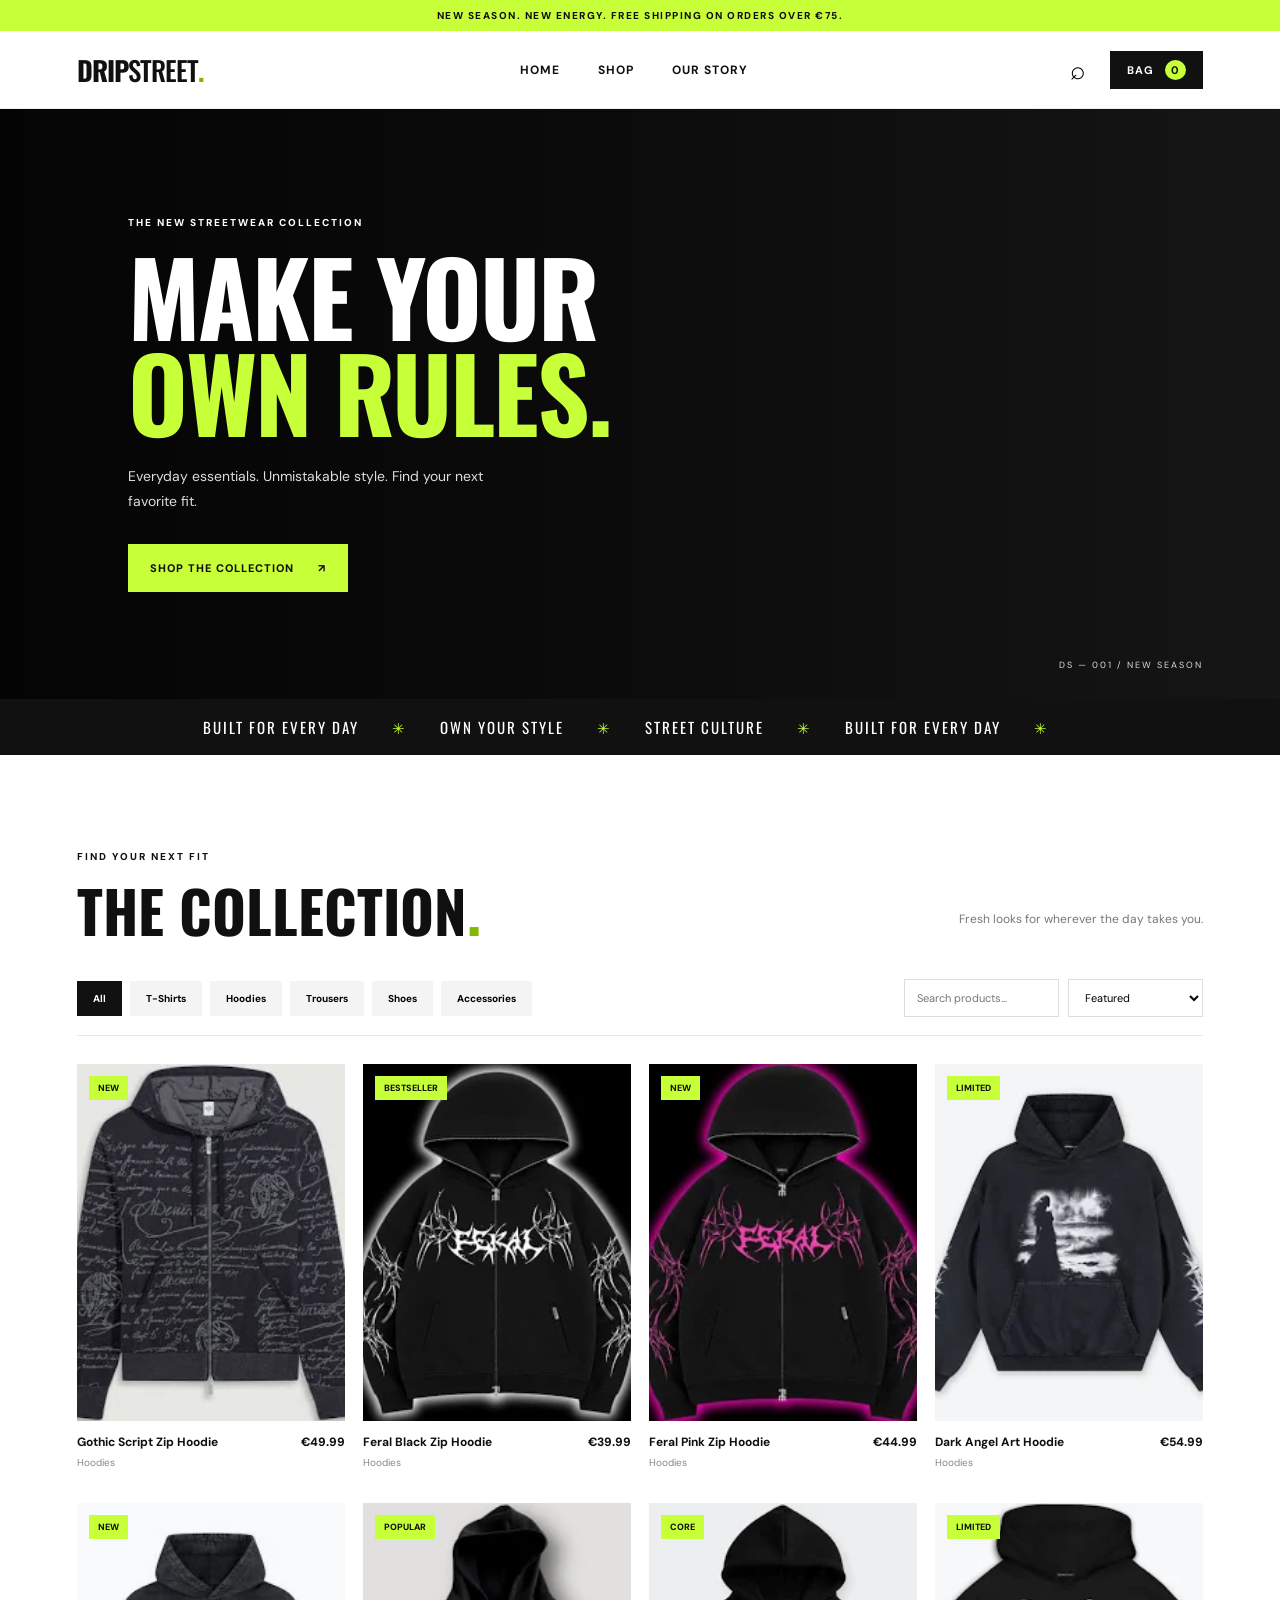
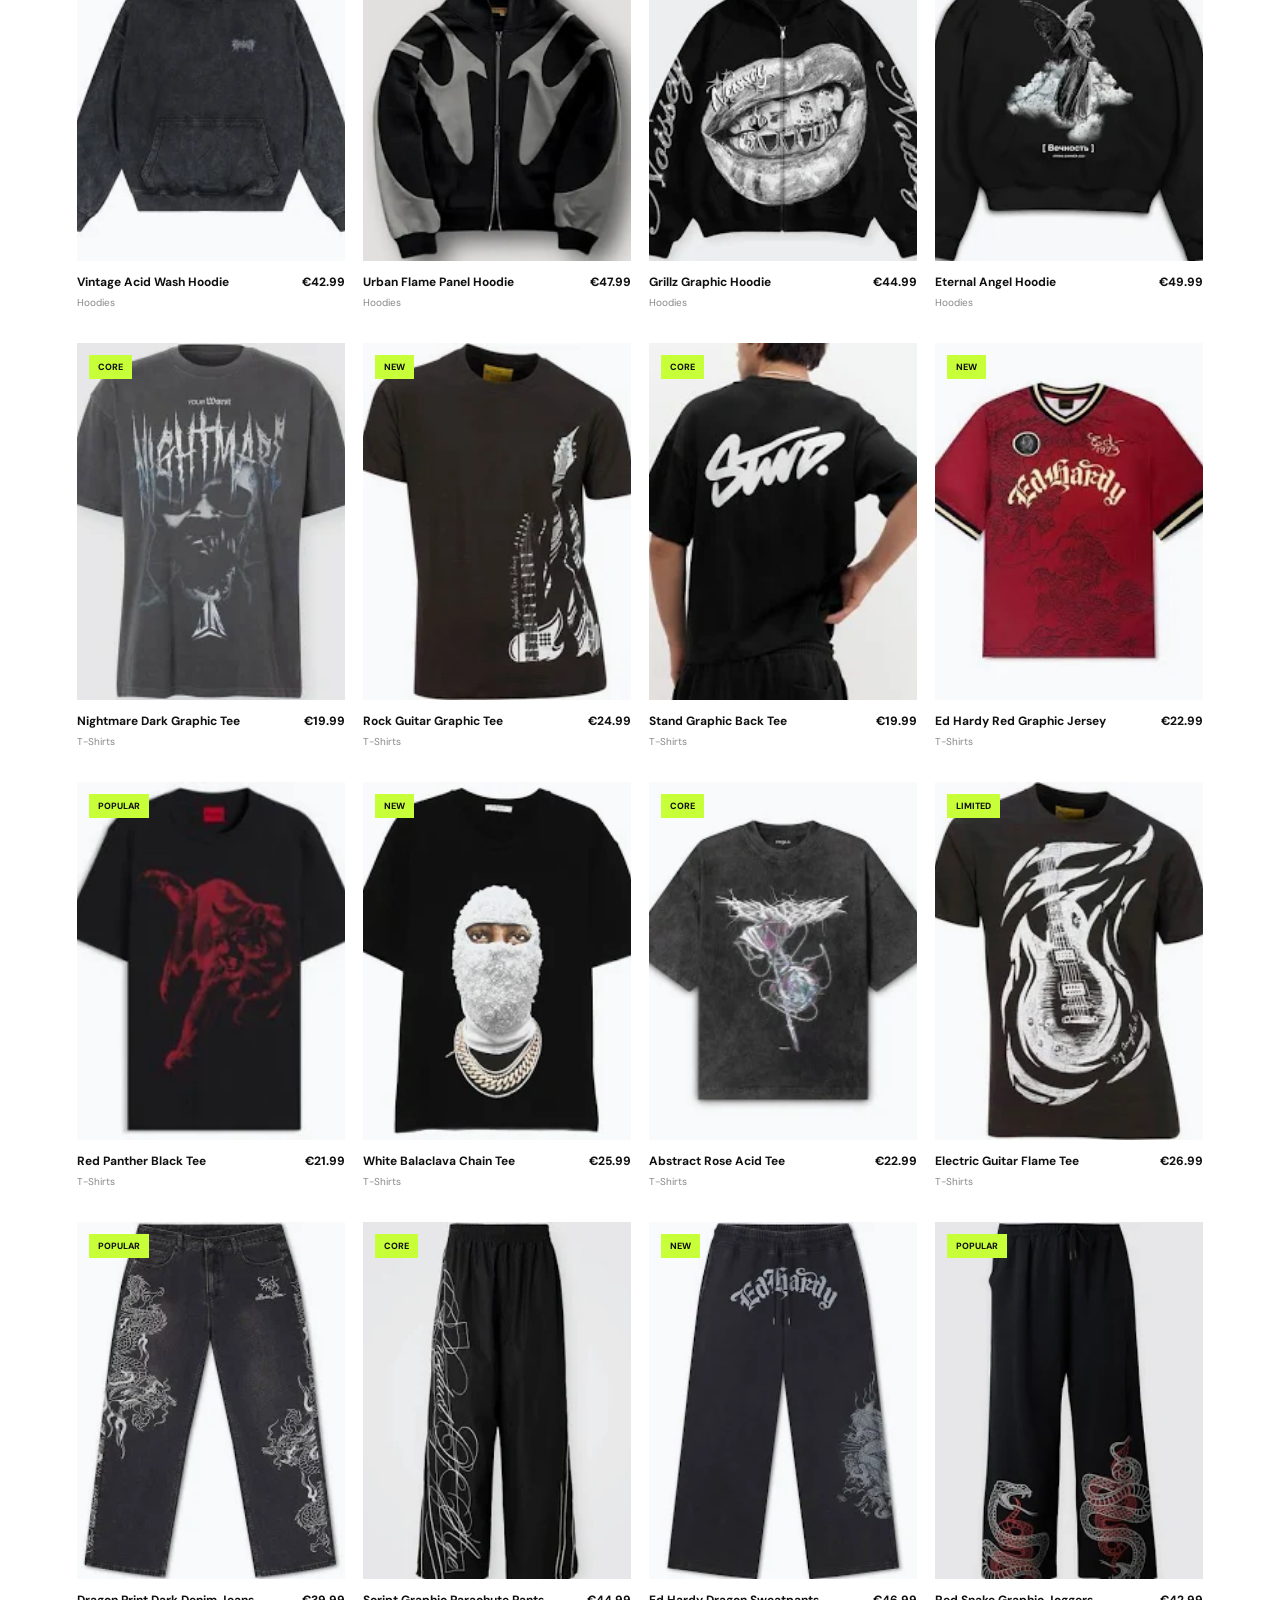
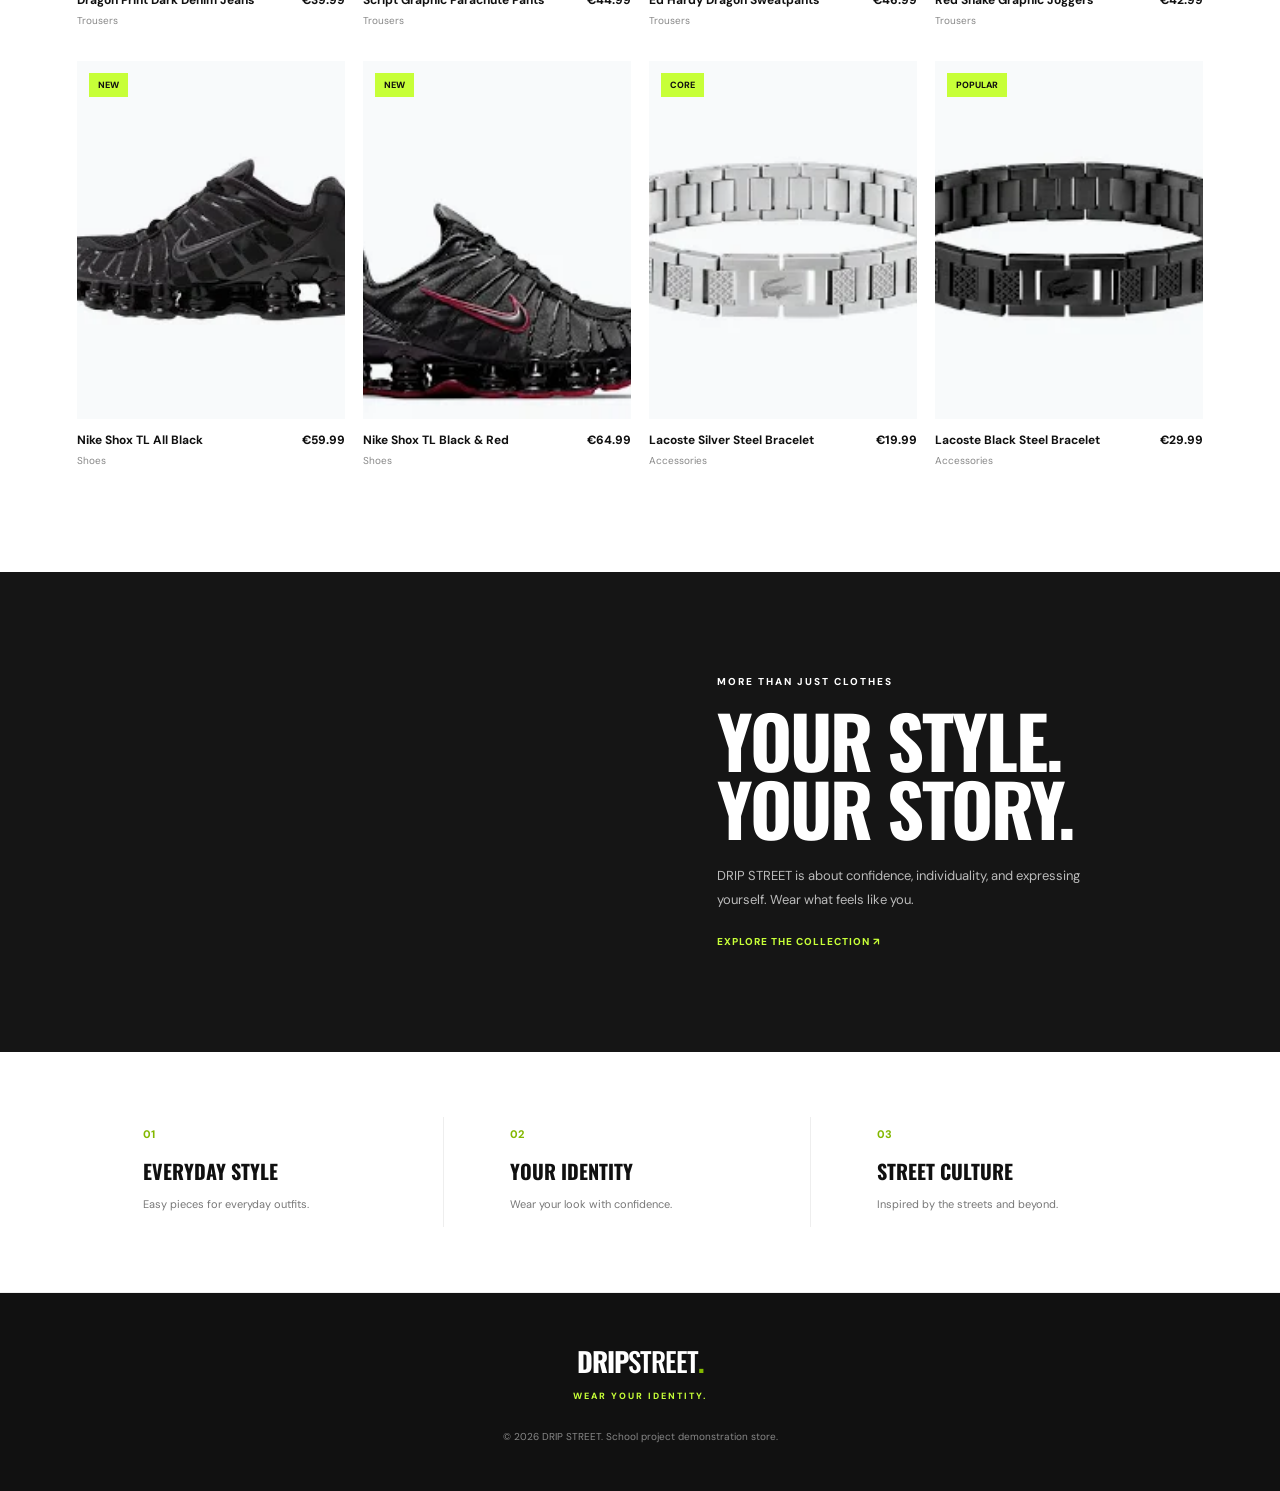
<file: index.html>
<!DOCTYPE html>
<html lang="en">
<head>
  <meta charset="UTF-8">
  <meta name="viewport" content="width=device-width, initial-scale=1.0">
  <meta name="description" content="DRIP STREET — Modern streetwear, everyday essentials and fresh fits.">
  <title>DRIP STREET | Wear Your Identity</title>
  <link rel="preconnect" href="https://fonts.googleapis.com">
  <link rel="preconnect" href="https://fonts.gstatic.com" crossorigin>
  <link href="https://fonts.googleapis.com/css2?family=DM+Sans:wght@400;500;600;700;800&family=Oswald:wght@500;600;700&display=swap" rel="stylesheet">
  <link rel="stylesheet" href="style.css">
</head>
<body>
  <div class="announcement">
    NEW SEASON. NEW ENERGY. FREE SHIPPING ON ORDERS OVER €75.
  </div>
  <header class="site-header">
    <a class="logo" href="#home">DRIP<span>STREET</span><i>.</i></a>
    <nav class="main-nav" id="mainNav">
      <a href="#home">Home</a>
      <a href="#shop">Shop</a>
      <a href="#about">Our story</a>
    </nav>
    <div class="header-actions">
      <button class="icon-button" id="searchToggle" aria-label="Open search">⌕</button>
      <button class="cart-button" id="cartToggle" aria-label="Open shopping cart">
        Bag <span id="cartCount">0</span>
      </button>
      <button class="menu-toggle" id="menuToggle" aria-label="Toggle menu">☰</button>
    </div>
  </header>
  <main>
    <section class="hero" id="home">
      <div class="hero-image"></div>
      <div class="hero-content">
        <p class="eyebrow">THE NEW STREETWEAR COLLECTION</p>
        <h1>MAKE YOUR<br><span>OWN RULES.</span></h1>
        <p class="hero-copy">
          Everyday essentials. Unmistakable style.
          Find your next favorite fit.
        </p>
        <a class="primary-button" href="#shop">
          SHOP THE COLLECTION <span>↗</span>
        </a>
      </div>
      <div class="hero-index">DS — 001 / NEW SEASON</div>
    </section>
    <section class="ticker" aria-label="Brand message">
      <div>
        BUILT FOR EVERY DAY
        <span>✳</span>
        OWN YOUR STYLE
        <span>✳</span>
        STREET CULTURE
        <span>✳</span>
        BUILT FOR EVERY DAY
        <span>✳</span>
      </div>
    </section>
    <section class="shop-section" id="shop">
      <div class="section-heading">
        <div>
          <p class="eyebrow">FIND YOUR NEXT FIT</p>
          <h2>THE COLLECTION<span>.</span></h2>
        </div>
        <p class="section-note">
          Fresh looks for wherever the day takes you.
        </p>
      </div>
      <div class="shop-tools">
        <!-- PRODUCT CATEGORIES -->
        <div class="category-list" id="categories">
          <button class="category active" data-category="All">All</button>
          <button class="category" data-category="T-Shirts">T-Shirts</button>
          <button class="category" data-category="Hoodies">Hoodies</button>
          <button class="category" data-category="Trousers">Trousers</button>
          <button class="category" data-category="Shoes">Shoes</button>
          <button class="category" data-category="Accessories">Accessories</button>
        </div>
        <div class="shop-controls">
          <input
            id="searchInput"
            type="search"
            placeholder="Search products..."
            aria-label="Search products"
          >
          <select id="sortSelect" aria-label="Sort products">
            <option value="featured">Featured</option>
            <option value="low">Price: low to high</option>
            <option value="high">Price: high to low</option>
            <option value="name">Name: A to Z</option>
          </select>
        </div>
      </div>
      <!-- PRODUCTS WILL APPEAR HERE -->
      <div class="product-grid" id="productGrid"></div>
      <p class="empty-message" id="emptyMessage" hidden>
        No products found. Try another search.
      </p>
    </section>
    <section class="feature-banner" id="about">
      <div class="feature-photo"></div>
      <div class="feature-content">
        <p class="eyebrow">MORE THAN JUST CLOTHES</p>
        <h2>YOUR STYLE.<br>YOUR STORY.</h2>
        <p>
          DRIP STREET is about confidence, individuality,
          and expressing yourself. Wear what feels like you.
        </p>
        <a href="#shop" class="text-link">
          EXPLORE THE COLLECTION ↗
        </a>
      </div>
    </section>
    <section class="values">
      <div>
        <span>01</span>
        <h3>EVERYDAY STYLE</h3>
        <p>Easy pieces for everyday outfits.</p>
      </div>
      <div>
        <span>02</span>
        <h3>YOUR IDENTITY</h3>
        <p>Wear your look with confidence.</p>
      </div>
      <div>
        <span>03</span>
        <h3>STREET CULTURE</h3>
        <p>Inspired by the streets and beyond.</p>
      </div>
    </section>
  </main>
  <footer class="site-footer">
    <a class="logo footer-logo" href="#home">
      DRIP<span>STREET</span><i>.</i>
    </a>
    <p>WEAR YOUR IDENTITY.</p>
    <small>
      © <span id="year"></span> DRIP STREET.
      School project demonstration store.
    </small>
  </footer>
  <!-- OVERLAY -->
  <div class="overlay" id="overlay"></div>
  <!-- SHOPPING CART -->
  <aside class="cart-drawer" id="cartDrawer" aria-label="Shopping cart">
    <div class="drawer-heading">
      <div>
        <p class="eyebrow">YOUR SELECTION</p>
        <h2>YOUR BAG</h2>
      </div>
      <button class="close-button" id="closeCart" aria-label="Close cart">
        ×
      </button>
    </div>
    <div class="cart-items" id="cartItems"></div>
    <div class="cart-bottom">
      <div class="subtotal">
        <span>Subtotal</span>
        <strong id="cartSubtotal">€0.00</strong>
      </div>
      <p class="demo-note">
        Demo checkout only. No real payment will be taken.
      </p>
      <button class="primary-button checkout-button" id="checkoutButton">
        CONTINUE TO CHECKOUT ↗
      </button>
    </div>
  </aside>
  <!-- PRODUCT DETAILS -->
  <div
    class="product-modal"
    id="productModal"
    role="dialog"
    aria-modal="true"
    aria-label="Product details"
  >
    <button class="close-button modal-close" id="closeProduct" aria-label="Close product">
      ×
    </button>
    <div id="productDetails"></div>
  </div>
  <!-- CHECKOUT -->
  <div
    class="checkout-modal"
    id="checkoutModal"
    role="dialog"
    aria-modal="true"
    aria-label="Demo checkout"
  >
    <button class="close-button modal-close" id="closeCheckout" aria-label="Close checkout">
      ×
    </button>
    <p class="eyebrow">DEMO STORE</p>
    <h2>CHECKOUT</h2>
    <p>
      This is a school-project demonstration.
      No real payment or order will be processed.
    </p>
    <label for="customerName">Your name</label>
    <input id="customerName" type="text" placeholder="Enter your name">
    <label for="paymentMethod">Demo payment method</label>
    <select id="paymentMethod">
      <option>MB WAY (demo)</option>
      <option>Multibanco (demo)</option>
      <option>Visa / Mastercard (demo)</option>
      <option>PayPal (demo)</option>
    </select>
    <button class="primary-button checkout-button" id="placeOrder">
      PLACE DEMO ORDER
    </button>
  </div>
  <!-- JAVASCRIPT -->
  <script src="app.js"></script>
</body>
</html>
</file>
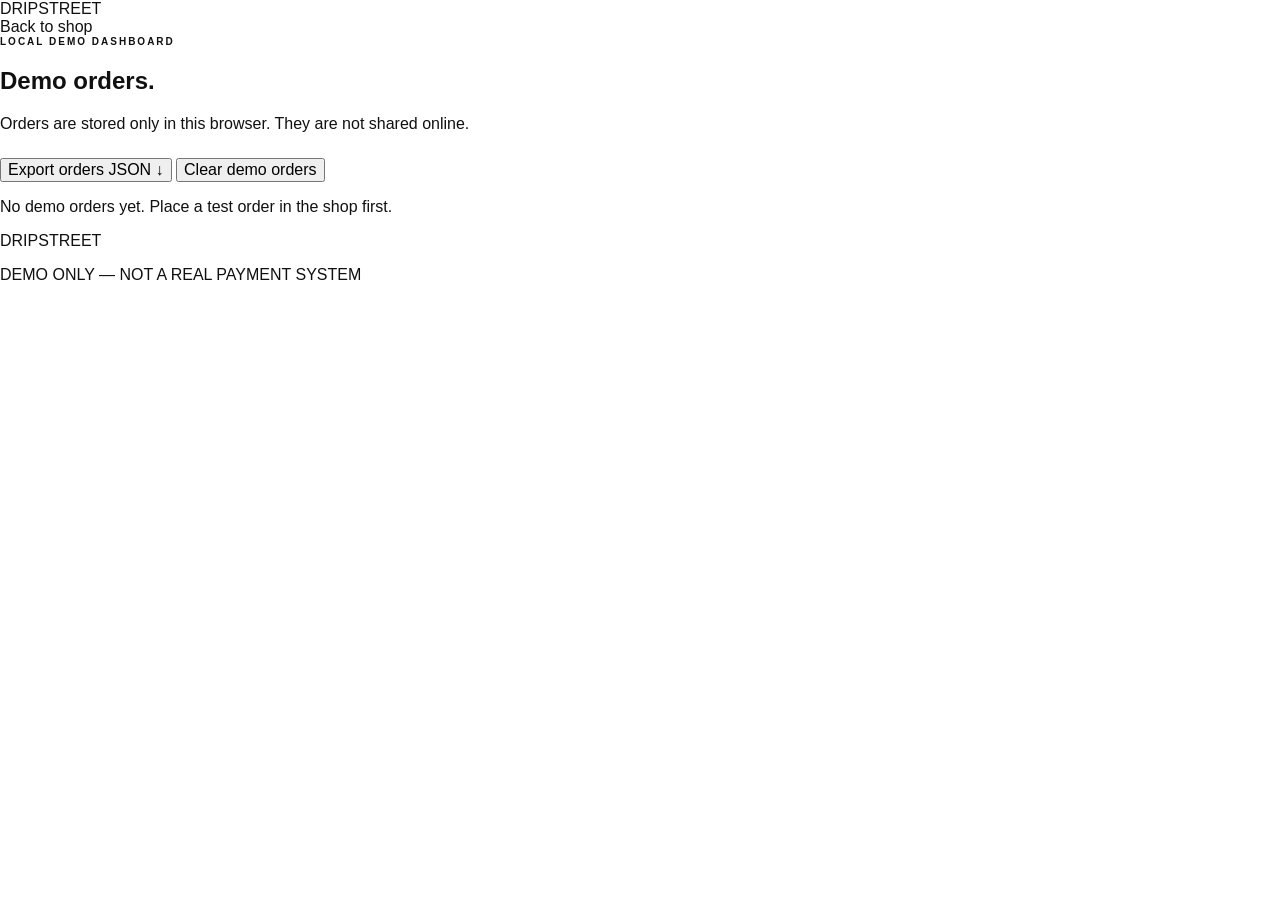
<file: admin.html>
<!doctype html>
<html lang="en">
<head>
  <meta charset="utf-8">
  <meta name="viewport" content="width=device-width, initial-scale=1">
  <title>DRIP STREET — Demo Admin</title>
  <link rel="stylesheet" href="./style.css">
  <script src="./admin.js" defer></script>
</head>
<body>
  <header class="header">
    <a class="brand" href="index.html">DRIP<span>STREET</span></a>
    <nav><a href="index.html#shop">Back to shop</a></nav>
  </header>

  <main class="section">
    <p class="eyebrow">LOCAL DEMO DASHBOARD</p>
    <h2>Demo <span style="color:var(--lime)">orders.</span></h2>
    <p class="muted">
      Orders are stored only in this browser. They are not shared online.
    </p>

    <div class="controls" style="margin-top:25px">
      <button class="button lime" id="export-orders" type="button">
        Export orders JSON ↓
      </button>
      <button class="button" id="clear-orders" type="button">
        Clear demo orders
      </button>
    </div>

    <div id="admin-orders"></div>
  </main>

  <footer class="footer">
    <a class="brand" href="index.html">DRIP<span>STREET</span></a>
    <p>DEMO ONLY — NOT A REAL PAYMENT SYSTEM</p>
  </footer>
</body>
</html>
</file>
<file: style.css>
:root {
  --black: #101010;
  --white: #fff;
  --muted: #777;
  --line: #e8e8e8;
  --accent: #c7ff38;
}
* { box-sizing: border-box; }
html { scroll-behavior: smooth; }
body {
  margin: 0;
  color: var(--black);
  background: var(--white);
  font-family: "DM Sans", Arial, sans-serif;
}
button, input, select { font: inherit; }
button, a { -webkit-tap-highlight-color: transparent; }
a { color: inherit; text-decoration: none; }
button { cursor: pointer; }

.announcement {
  background: var(--accent);
  color: #111;
  text-align: center;
  padding: 9px 12px;
  font-size: 10px;
  font-weight: 800;
  letter-spacing: 1.5px;
}
.site-header {
  height: 78px;
  padding: 0 6%;
  display: flex;
  align-items: center;
  justify-content: space-between;
  background: #fff;
  position: sticky;
  top: 0;
  z-index: 20;
  border-bottom: 1px solid #eee;
}
.logo {
  font-family: Oswald, sans-serif;
  font-size: 27px;
  font-weight: 700;
  letter-spacing: -1px;
}
.logo span { font-weight: 500; }
.logo i { color: #83b800; font-style: normal; }
.main-nav { display: flex; gap: 38px; }
.main-nav a {
  font-size: 12px;
  font-weight: 700;
  text-transform: uppercase;
  letter-spacing: 1px;
}
.main-nav a:hover, .text-link:hover { color: #719f00; }
.header-actions { display: flex; align-items: center; gap: 18px; }
.icon-button, .menu-toggle {
  border: 0;
  background: transparent;
  font-size: 26px;
}
.cart-button {
  background: #111;
  color: #fff;
  border: 0;
  padding: 12px 17px;
  font-size: 11px;
  font-weight: 700;
  text-transform: uppercase;
  letter-spacing: 1px;
}
.cart-button span {
  background: var(--accent);
  color: #111;
  border-radius: 50%;
  padding: 3px 6px;
  margin-left: 7px;
}
.menu-toggle { display: none; }

.hero {
  min-height: 590px;
  background: #171717;
  color: #fff;
  position: relative;
  display: flex;
  align-items: center;
  overflow: hidden;
}
.hero-image {
  position: absolute;
  inset: 0;
  background:
    linear-gradient(90deg, rgba(0,0,0,.86) 0%, rgba(0,0,0,.55) 47%, rgba(0,0,0,.08) 100%),
    url("https://images.unsplash.com/photo-1523398002811-999ca8dec234?auto=format&fit=crop&w=2000&q=85") center 38%/cover;
  opacity: .95;
}
.hero-content {
  position: relative;
  z-index: 1;
  width: min(650px, 90%);
  margin-left: 10%;
  padding: 75px 0;
}
.eyebrow {
  font-size: 10px;
  font-weight: 800;
  letter-spacing: 2px;
  margin: 0 0 18px;
}
.hero h1, .feature-content h2 {
  font-family: Oswald, sans-serif;
  font-size: clamp(58px, 8vw, 105px);
  line-height: .94;
  letter-spacing: -2px;
  margin: 0;
}
.hero h1 span { color: var(--accent); }
.hero-copy {
  color: #ddd;
  max-width: 390px;
  line-height: 1.8;
  font-size: 14px;
  margin: 24px 0 30px;
}
.primary-button {
  display: inline-flex;
  align-items: center;
  justify-content: center;
  gap: 24px;
  padding: 17px 22px;
  background: var(--accent);
  border: 0;
  color: #111;
  font-size: 11px;
  font-weight: 800;
  letter-spacing: 1px;
  transition: .2s ease;
}
.primary-button:hover { background: #fff; transform: translateY(-2px); }
.hero-index {
  position: absolute;
  right: 6%;
  bottom: 28px;
  color: #ddd;
  font-size: 9px;
  letter-spacing: 2px;
}
.ticker {
  overflow: hidden;
  background: #111;
  color: #fff;
  white-space: nowrap;
  padding: 17px 0;
  font-family: Oswald, sans-serif;
  font-size: 15px;
  letter-spacing: 2px;
  text-align: center;
}
.ticker span { color: var(--accent); padding: 0 28px; }

.shop-section { padding: 95px 6% 105px; }
.section-heading {
  display: flex;
  justify-content: space-between;
  align-items: end;
  margin-bottom: 40px;
}
.section-heading h2 {
  font-family: Oswald, sans-serif;
  font-size: clamp(38px, 5vw, 58px);
  margin: 0;
  line-height: 1;
}
.section-heading h2 span { color: #83b800; }
.section-note { color: var(--muted); font-size: 12px; }
.shop-tools {
  display: flex;
  justify-content: space-between;
  align-items: center;
  gap: 20px;
  margin-bottom: 28px;
  border-bottom: 1px solid var(--line);
  padding-bottom: 18px;
}
.category-list { display: flex; flex-wrap: wrap; gap: 8px; }
.category {
  background: #f4f4f4;
  border: 1px solid transparent;
  padding: 10px 15px;
  font-size: 10px;
  font-weight: 700;
}
.category.active, .category:hover {
  background: #111;
  color: #fff;
}
.shop-controls { display: flex; gap: 9px; }
.shop-controls input, .shop-controls select {
  border: 1px solid #ddd;
  background: #fff;
  padding: 10px 12px;
  min-width: 135px;
  font-size: 11px;
}
.product-grid {
  display: grid;
  grid-template-columns: repeat(4, minmax(0, 1fr));
  gap: 34px 18px;
}
.product-card { min-width: 0; cursor: pointer; }
.product-image-wrap {
  position: relative;
  overflow: hidden;
  background: #f2f2f2;
  aspect-ratio: 3 / 4;
}
.product-image {
  width: 100%;
  height: 100%;
  object-fit: cover;
  display: block;
  transition: transform .45s ease;
}
.product-card:hover .product-image { transform: scale(1.045); }
.product-tag {
  position: absolute;
  top: 12px;
  left: 12px;
  background: var(--accent);
  color: #111;
  padding: 6px 9px;
  font-size: 9px;
  font-weight: 800;
  text-transform: uppercase;
}
.quick-add {
  position: absolute;
  bottom: 12px;
  left: 12px;
  right: 12px;
  width: calc(100% - 24px);
  border: 0;
  background: #fff;
  padding: 13px;
  font-size: 10px;
  font-weight: 800;
  letter-spacing: 1px;
  opacity: 0;
  transform: translateY(8px);
  transition: .2s ease;
}
.product-card:hover .quick-add { opacity: 1; transform: translateY(0); }
.product-info {
  display: flex;
  justify-content: space-between;
  align-items: start;
  gap: 10px;
  padding-top: 13px;
}
.product-info h3 { font-size: 12px; margin: 0 0 6px; font-weight: 700; }
.product-info p { margin: 0; color: #888; font-size: 10px; }
.product-price { font-size: 12px; font-weight: 800; white-space: nowrap; }
.empty-message { text-align: center; padding: 50px; color: #777; }

.feature-banner {
  min-height: 480px;
  background: #151515;
  color: #fff;
  display: grid;
  grid-template-columns: 1fr 1fr;
}
.feature-photo {
  min-height: 480px;
  background: url("https://images.unsplash.com/photo-1529139574466-a303027c1d8b?auto=format&fit=crop&w=1200&q=85") center/cover;
}
.feature-content {
  padding: 80px 12%;
  display: flex;
  flex-direction: column;
  justify-content: center;
  align-items: flex-start;
}
.feature-content h2 { font-size: clamp(45px, 6vw, 72px); }
.feature-content > p:not(.eyebrow) {
  color: #bbb;
  font-size: 13px;
  line-height: 1.9;
  max-width: 380px;
  margin: 22px 0;
}
.text-link {
  color: var(--accent);
  font-size: 10px;
  font-weight: 800;
  letter-spacing: 1px;
}
.values {
  display: grid;
  grid-template-columns: repeat(3, 1fr);
  gap: 25px;
  padding: 65px 8%;
  border-bottom: 1px solid #eee;
}
.values div { padding: 5px 12%; border-right: 1px solid #eee; }
.values div:last-child { border: 0; }
.values span { color: #83b800; font-size: 11px; font-weight: 800; }
.values h3 { font-family: Oswald, sans-serif; font-size: 20px; margin: 13px 0 8px; }
.values p { color: #777; font-size: 11px; }
.site-footer {
  background: #111;
  color: #fff;
  text-align: center;
  padding: 48px 20px;
}
.footer-logo { display: inline-block; }
.site-footer > p { color: var(--accent); font-size: 9px; letter-spacing: 2px; font-weight: 800; }
.site-footer small { display: block; color: #888; margin-top: 28px; font-size: 10px; }

.overlay {
  position: fixed;
  inset: 0;
  background: rgba(0,0,0,.55);
  z-index: 30;
  opacity: 0;
  visibility: hidden;
  transition: .25s;
}
.overlay.show { opacity: 1; visibility: visible; }
.cart-drawer {
  position: fixed;
  z-index: 31;
  right: 0;
  top: 0;
  height: 100%;
  width: min(430px, 100%);
  background: #fff;
  padding: 28px;
  display: flex;
  flex-direction: column;
  transform: translateX(100%);
  transition: .3s ease;
}
.cart-drawer.open { transform: translateX(0); }
.drawer-heading { display: flex; justify-content: space-between; align-items: center; }
.drawer-heading h2, .checkout-modal h2 {
  font-family: Oswald, sans-serif;
  font-size: 34px;
  margin: 0;
}
.close-button {
  background: transparent;
  border: 0;
  font-size: 30px;
  line-height: 1;
}
.cart-items { overflow-y: auto; flex: 1; padding: 20px 0; }
.cart-row {
  display: grid;
  grid-template-columns: 75px 1fr auto;
  gap: 13px;
  padding: 13px 0;
  border-bottom: 1px solid #eee;
}
.cart-row img { width: 75px; height: 90px; object-fit: cover; }
.cart-row h4 { font-size: 12px; margin: 4px 0; }
.cart-row p { font-size: 10px; color: #777; margin: 5px 0; }
.remove-item { border: 0; background: none; color: #888; font-size: 10px; text-decoration: underline; padding: 0; }
.cart-bottom { border-top: 1px solid #ddd; padding-top: 20px; }
.subtotal { display: flex; justify-content: space-between; font-size: 14px; }
.demo-note { color: #888; font-size: 10px; line-height: 1.5; }
.checkout-button { width: 100%; }
.product-modal, .checkout-modal {
  display: none;
  position: fixed;
  z-index: 40;
  top: 50%;
  left: 50%;
  transform: translate(-50%, -50%);
  background: #fff;
  width: min(760px, 92%);
  max-height: 90vh;
  overflow-y: auto;
  padding: 30px;
}
.product-modal.open, .checkout-modal.open { display: block; }
.modal-close { position: absolute; right: 18px; top: 15px; z-index: 2; }
.product-detail-layout { display: grid; grid-template-columns: 1fr 1fr; gap: 30px; }
.product-detail-layout img { width: 100%; max-height: 470px; object-fit: cover; }
.product-detail-info { padding: 35px 10px 10px; }
.product-detail-info h2 { font-family: Oswald, sans-serif; font-size: 35px; margin: 0 0 10px; }
.product-detail-info p { color: #777; font-size: 12px; line-height: 1.7; }
.detail-price { font-size: 20px; font-weight: 800; margin: 18px 0; }
.product-detail-info label, .checkout-modal label {
  display: block;
  font-size: 10px;
  font-weight: 800;
  margin: 20px 0 8px;
  text-transform: uppercase;
}
.product-detail-info select, .checkout-modal input, .checkout-modal select {
  width: 100%;
  padding: 13px;
  border: 1px solid #ddd;
  background: #fff;
}
.product-detail-info .primary-button { width: 100%; margin-top: 20px; }
.checkout-modal { width: min(430px, 92%); padding: 35px; }
.checkout-modal > p:not(.eyebrow) { color: #777; font-size: 12px; line-height: 1.6; }

@media (max-width: 950px) {
  .product-grid { grid-template-columns: repeat(3, minmax(0, 1fr)); }
  .shop-tools { align-items: flex-start; flex-direction: column; }
  .feature-content { padding: 60px 9%; }
}
@media (max-width: 650px) {
  .site-header { height: 66px; padding: 0 5%; }
  .logo { font-size: 23px; }
  .main-nav {
    display: none;
    position: absolute;
    top: 66px;
    left: 0;
    right: 0;
    background: #fff;
    padding: 22px;
    flex-direction: column;
    gap: 22px;
    border-top: 1px solid #eee;
  }
  .main-nav.open { display: flex; }
  .menu-toggle { display: block; font-size: 21px; }
  .header-actions { gap: 10px; }
  .icon-button { font-size: 22px; }
  .cart-button { padding: 10px 11px; font-size: 9px; }
  .announcement { font-size: 8px; letter-spacing: 1px; }
  .hero { min-height: 530px; }
  .hero-content { margin-left: 7%; }
  .hero h1 { font-size: 65px; }
  .shop-section { padding: 65px 5%; }
  .section-heading { align-items: flex-start; flex-direction: column; gap: 10px; }
  .shop-controls { width: 100%; }
  .shop-controls input { flex: 1; min-width: 0; }
  .shop-controls select { min-width: 115px; }
  .product-grid { grid-template-columns: repeat(2, minmax(0, 1fr)); gap: 25px 11px; }
  .quick-add { opacity: 1; transform: none; padding: 10px 5px; font-size: 9px; }
  .feature-banner { grid-template-columns: 1fr; }
  .feature-photo { min-height: 330px; }
  .feature-content { padding: 55px 8%; }
  .values { grid-template-columns: 1fr; padding: 40px 8%; gap: 20px; }
  .values div { border-right: 0; border-bottom: 1px solid #eee; padding: 10px 0 20px; }
  .product-detail-layout { grid-template-columns: 1fr; gap: 10px; }
  .product-detail-layout img { max-height: 300px; }
  .product-detail-info { padding-top: 10px; }
  .product-modal, .checkout-modal { padding: 24px 18px; }
}
</file>
